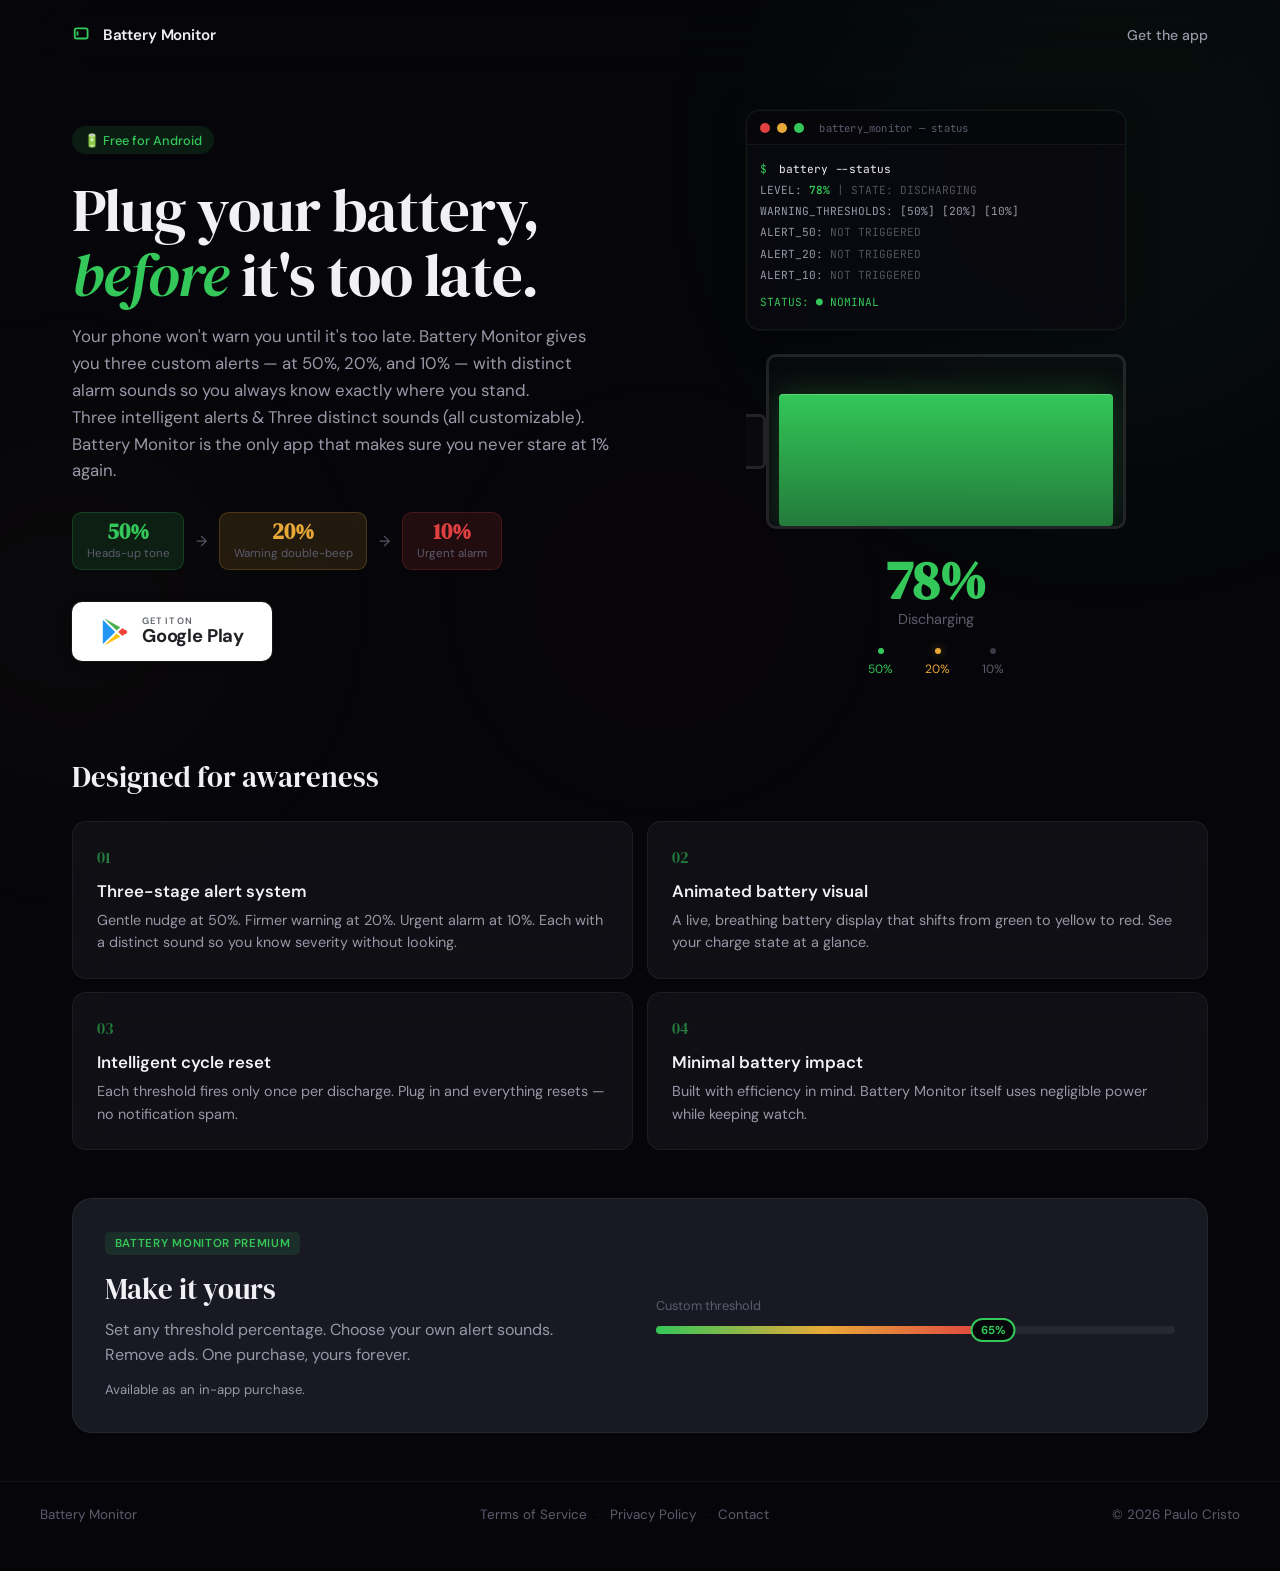
<file: index.html>
<!doctype html>
<html lang="en">
<head>
  <meta charset="UTF-8" />
  <meta name="viewport" content="width=device-width, initial-scale=1.0" />
  <title>Battery Monitor — Stay Charged. Stay Aware.</title>
  <meta name="description" content="Get custom battery alerts at 50%, 20%, and 10% before your phone dies. Battery Monitor warns you early with unique alarm sounds — free on Android." />
  <meta name="keywords" content="battery monitor, battery alert, low battery warning, battery level tracker, battery health, charge reminder" />
  <link rel="canonical" href="https://pcristo.dev/battery-monitor/" />
  <meta property="og:type" content="website" />
  <meta property="og:url" content="https://pcristo.dev/battery-monitor/" />
  <meta property="og:title" content="Battery Monitor — Stay Charged. Stay Aware." />
  <meta property="og:description" content="Get custom battery alerts at 50%, 20%, and 10% before your phone dies. Free on Android." />
  <meta name="twitter:card" content="summary" />
  <meta name="twitter:title" content="Battery Monitor — Stay Charged. Stay Aware." />
  <meta name="twitter:description" content="Get custom battery alerts at 50%, 20%, and 10% before your phone dies. Free on Android." />
  <link rel="preconnect" href="https://fonts.googleapis.com" />
  <link rel="preconnect" href="https://fonts.gstatic.com" crossorigin />
  <link href="https://fonts.googleapis.com/css2?family=DM+Sans:opsz,wght@9..40,300;9..40,400;9..40,500;9..40,600;9..40,700&family=DM+Serif+Display:ital@0;1&family=JetBrains+Mono:wght@400;500;600;700&display=swap" rel="stylesheet" />
  <link rel="stylesheet" href="styles.css" />
</head>
<body>
  <div class="bg-ambient" aria-hidden="true">
    <div class="glow glow-1"></div>
    <div class="glow glow-2"></div>
    <div class="glow glow-3"></div>
  </div>

  <header class="topbar">
    <a href="#" class="logo">
      <span class="logo-mark" aria-hidden="true">
        <svg width="22" height="22" viewBox="0 0 24 24" fill="none"><rect x="3" y="7" width="14" height="11" rx="2" stroke="currentColor" stroke-width="2"/><line x1="6" y1="11" x2="6" y2="14" stroke="currentColor" stroke-width="2" stroke-linecap="round"/></svg>
      </span>
      <span class="logo-text">Battery Monitor</span>
    </a>
    <a class="nav-link" href="#download">Get the app</a>
  </header>

  <main>
    <section class="hero">
      <div class="hero-text">
        <span class="badge">🔋 Free for Android</span>
        <h1>Plug your battery,<br><em>before</em> it's too late.</h1>
        <p class="subhead">
          Your phone won't warn you until it's too late. Battery Monitor gives you three custom alerts — at 50%, 20%, and 10% — with distinct alarm sounds so you always know exactly where you stand.
          <br/>Three intelligent alerts & Three distinct sounds (all customizable). <br/>Battery Monitor is the only app that makes sure you
          never stare at 1% again.
        </p>
        <div class="threshold-row">
          <div class="thresh thresh-safe">
            <span class="thresh-pct">50%</span>
            <span class="thresh-label">Heads-up tone</span>
          </div>
          <div class="thresh-sep" aria-hidden="true">→</div>
          <div class="thresh thresh-warn">
            <span class="thresh-pct">20%</span>
            <span class="thresh-label">Warning double-beep</span>
          </div>
          <div class="thresh-sep" aria-hidden="true">→</div>
          <div class="thresh thresh-critical">
            <span class="thresh-pct">10%</span>
            <span class="thresh-label">Urgent alarm</span>
          </div>
        </div>
        <div class="cta-row" id="download">
          <a class="btn btn-google-play" href="https://play.google.com/store/apps/details?id=com.pcdreams.batterymonitor" target="_blank" rel="noreferrer noopener">
            <svg class="gp-icon" width="30" height="30" viewBox="0 0 512 512" xmlns="http://www.w3.org/2000/svg"><path d="M48 59.49v393a4.33 4.33 0 0 0 7.37 3.07L260 256 55.37 56.42A4.33 4.33 0 0 0 48 59.49z" fill="#2196F3"/><path d="M345.8 174 89.22 32.64l-.16-.09c-4.42-2.4-8.62 3.58-5 7.06l201.13 192.32z" fill="#4CAF50"/><path d="M84.08 472.39c-3.64 3.48.56 9.46 5 7.06l.16-.09L345.8 338l-60.61-57.95z" fill="#FFC107"/><path d="M449.38 231l-71.65-39.46L310.36 256l67.37 64.43L449.38 281c19.49-10.77 19.49-39.23 0-50z" fill="#F44336"/></svg>
            <span class="gp-text">
              <span class="gp-get">GET IT ON</span>
              <span class="gp-store">Google Play</span>
            </span>
          </a>
        </div>
      </div>

      <div class="hero-visual">
        <!-- Terminal console -->
        <div class="hero-terminal" aria-hidden="true">
          <div class="term-header">
            <span class="term-dot term-dot-red"></span>
            <span class="term-dot term-dot-yellow"></span>
            <span class="term-dot term-dot-green"></span>
            <span class="term-title">battery_monitor — status</span>
          </div>
          <div class="term-body">
            <p><span class="term-prompt">$</span> battery --status</p>
            <p class="term-line">LEVEL: <span class="term-green">78%</span> <span class="term-dim">| STATE: DISCHARGING</span></p>
            <p class="term-line">WARNING_THRESHOLDS: [50%] [20%] [10%]</p>
            <p class="term-line">ALERT_50: <span class="term-dim">NOT TRIGGERED</span></p>
            <p class="term-line">ALERT_20: <span class="term-dim">NOT TRIGGERED</span></p>
            <p class="term-line">ALERT_10: <span class="term-dim">NOT TRIGGERED</span></p>
            <p class="term-status">STATUS: <span class="term-blink">● NOMINAL</span></p>
          </div>
        </div>

        <!-- Battery graphic -->
        <div class="battery-preview" aria-hidden="true">
          <div class="battery-shell">
            <div class="battery-cap"></div>
            <div class="battery-body">
              <div class="battery-fill"></div>
              <div class="battery-pulse-ring"></div>
            </div>
          </div>
          <div class="battery-label">
            <span class="battery-pct">78%</span>
            <span class="battery-state">Discharging</span>
          </div>
          <div class="battery-indicators">
            <span class="ind ind-done"><span></span>50%</span>
            <span class="ind ind-active"><span></span>20%</span>
            <span class="ind ind-pending"><span></span>10%</span>
          </div>
        </div>
      </div>
    </section>

    <section class="features">
      <h2 class="section-title">Designed for awareness</h2>
      <div class="features-grid">
        <article class="feature">
          <div class="feature-num">01</div>
          <h3>Three-stage alert system</h3>
          <p>Gentle nudge at 50%. Firmer warning at 20%. Urgent alarm at 10%. Each with a distinct sound so you know severity without looking.</p>
        </article>
        <article class="feature">
          <div class="feature-num">02</div>
          <h3>Animated battery visual</h3>
          <p>A live, breathing battery display that shifts from green to yellow to red. See your charge state at a glance.</p>
        </article>
        <article class="feature">
          <div class="feature-num">03</div>
          <h3>Intelligent cycle reset</h3>
          <p>Each threshold fires only once per discharge. Plug in and everything resets — no notification spam.</p>
        </article>
        <article class="feature">
          <div class="feature-num">04</div>
          <h3>Minimal battery impact</h3>
          <p>Built with efficiency in mind. Battery Monitor itself uses negligible power while keeping watch.</p>
        </article>
      </div>
    </section>

    <section class="premium">
      <div class="premium-wrap">
        <div class="premium-text">
          <span class="premium-chip">Battery Monitor Premium</span>
          <h2>Make it yours</h2>
          <p>Set any threshold percentage. Choose your own alert sounds. Remove ads. One purchase, yours forever.</p>
          <p class="premium-note">Available as an in-app purchase.</p>
        </div>
        <div class="premium-visual" aria-hidden="true">
          <div class="slider-visual">
            <span class="slider-label">Custom threshold</span>
            <div class="slider-track">
              <div class="slider-fill" style="width:65%"></div>
              <div class="slider-thumb" style="left:65%">65%</div>
            </div>
          </div>
        </div>
      </div>
    </section>
  </main>

  <footer class="footer">
    <div class="footer-content">
      <p class="footer-brand">Battery Monitor</p>
      <nav>
        <a href="./terms.html">Terms of Service</a>
        <span class="foot-dot">·</span>
        <a href="./privacy.html">Privacy Policy</a>
        <span class="foot-dot">·</span>
        <a href="mailto:paulocristo@me.com">Contact</a>
      </nav>
      <p class="footer-copy">© 2026 Paulo Cristo</p>
    </div>
  </footer>
</body>
</html>
</file>
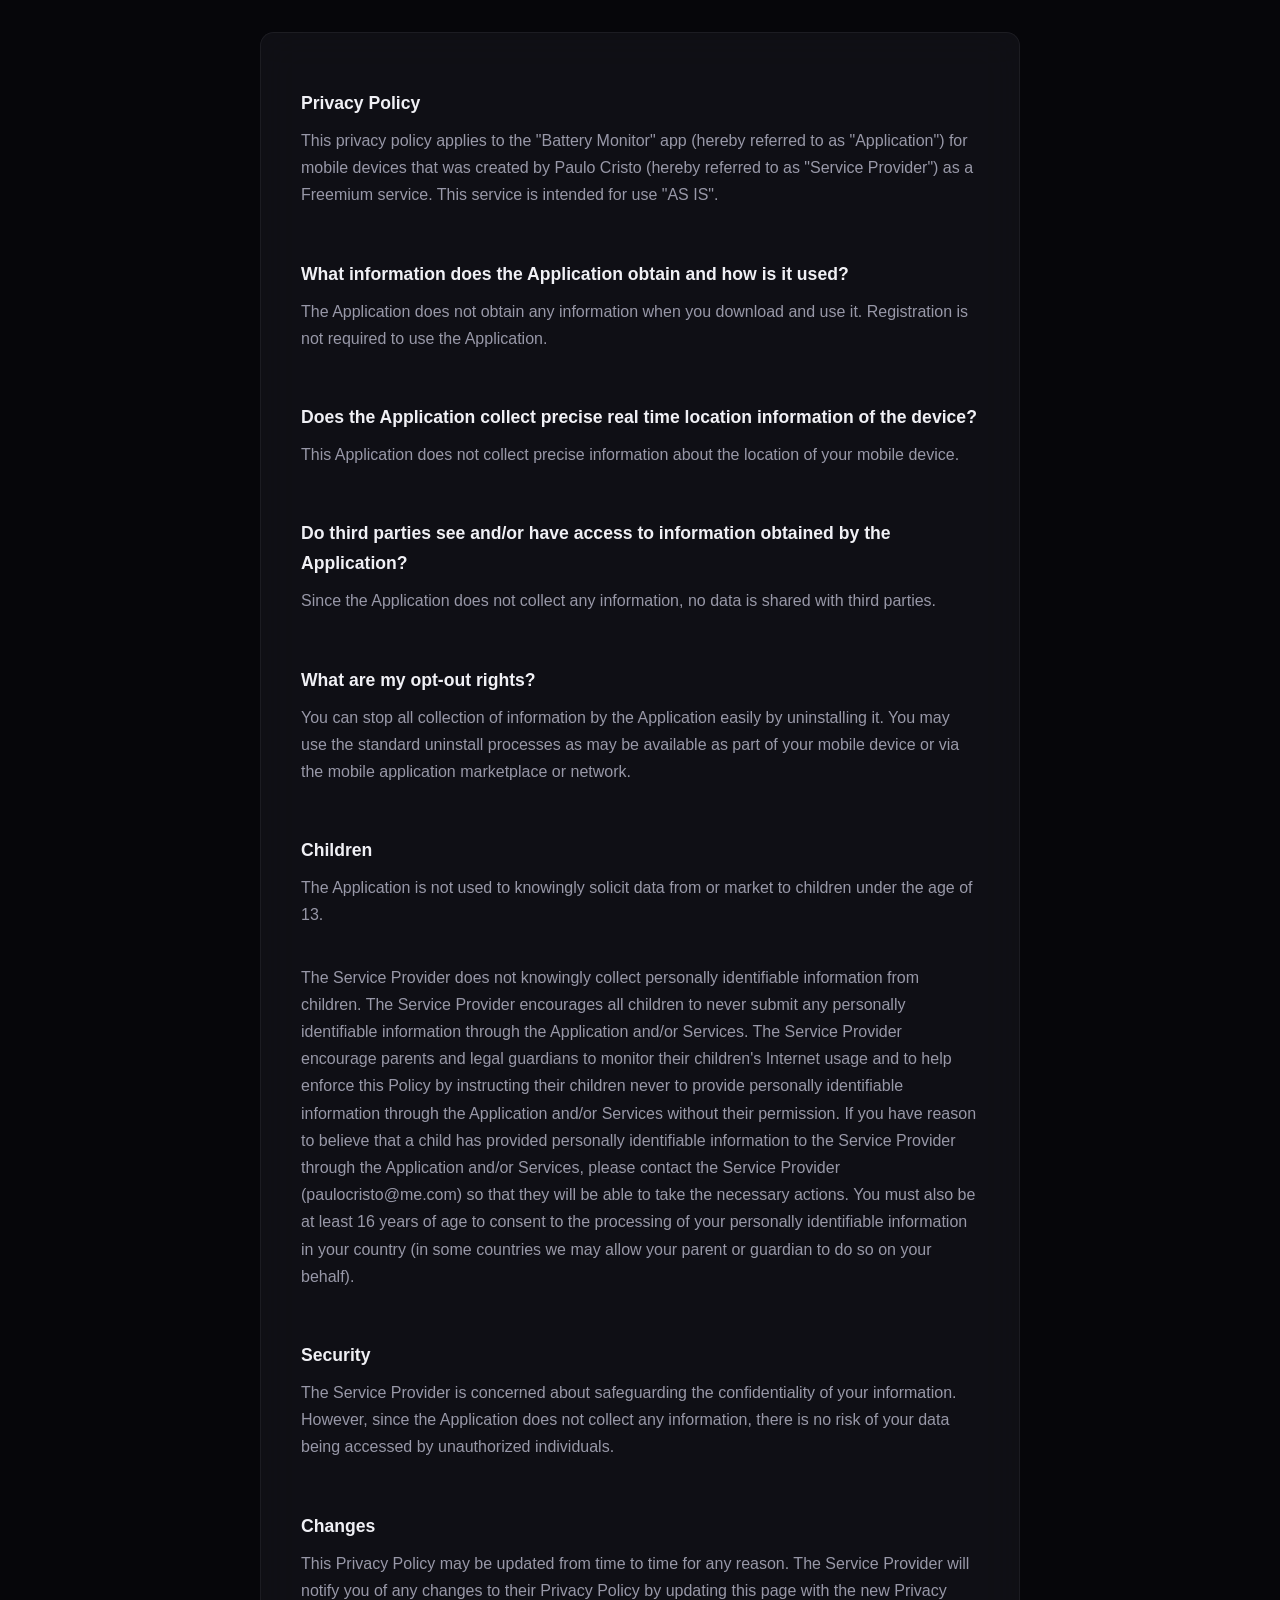
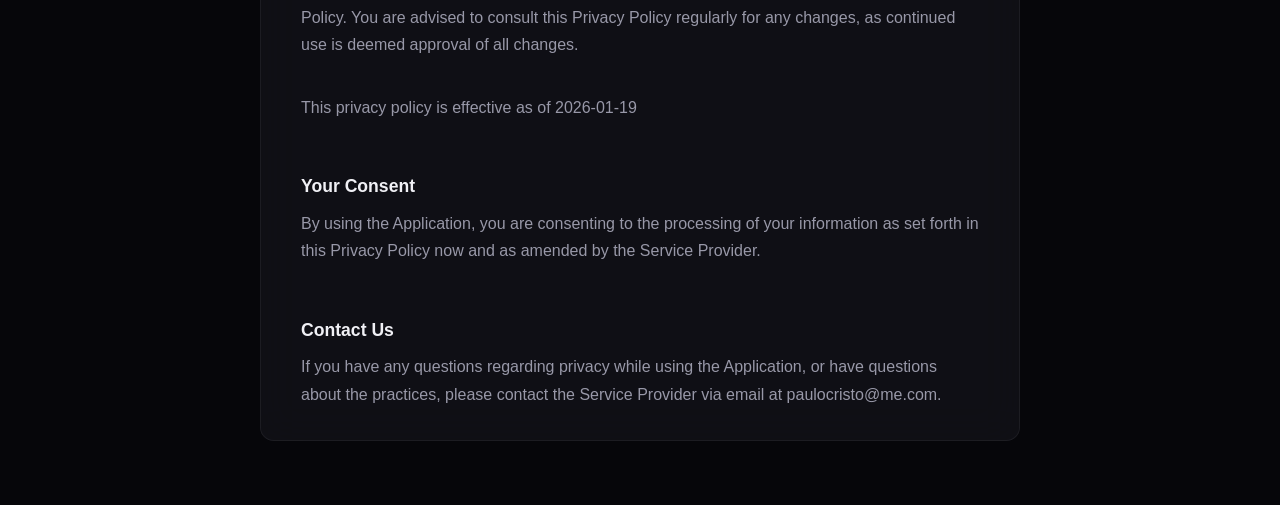
<file: privacy.html>
<!DOCTYPE html>
<html lang="en" class="no-js">
<head>
    <meta charset="utf-8">
    <meta http-equiv="X-UA-Compatible" content="IE=edge">
    <meta name="viewport" content="width=device-width, initial-scale=1">
    <title>Privacy Policy | Battery Monitor</title>
    <meta name="description" content="Read the privacy policy for Battery Monitor, the app that helps you track battery levels and receive custom threshold alerts on iPhone and Android." />
    <meta name="robots" content="noindex, follow" />
    <link rel="canonical" href="https://pcristo.dev/battery-monitor/privacy.html" />
    <link href="https://fonts.googleapis.com/css?family=Heebo:400,500,700|Playfair+Display:700" rel="stylesheet">
    <link rel="stylesheet" href="styles-legal.css">
</head>
<body class="is-boxed has-animations">
    <div class="body-wrap boxed-container">
      <main>
        <strong>Privacy Policy</strong><p>This privacy policy applies to the "Battery Monitor" app (hereby referred to as "Application") for mobile devices that was created by Paulo Cristo (hereby referred to as "Service Provider") as a Freemium service. This service is intended for use "AS IS".</p><br><strong>What information does the Application obtain and how is it used?</strong><p>The Application does not obtain any information when you download and use it. Registration is not required to use the Application.</p><br><strong>Does the Application collect precise real time location information of the device?</strong><p>This Application does not collect precise information about the location of your mobile device.</p><br><strong>Do third parties see and/or have access to information obtained by the Application?</strong><p>Since the Application does not collect any information, no data is shared with third parties.</p><br><strong>What are my opt-out rights?</strong><p>You can stop all collection of information by the Application easily by uninstalling it. You may use the standard uninstall processes as may be available as part of your mobile device or via the mobile application marketplace or network.</p><br><strong>Children</strong><p>The Application is not used to knowingly solicit data from or market to children under the age of 13.</p><br><p>The Service Provider does not knowingly collect personally identifiable information from children. The Service Provider encourages all children to never submit any personally identifiable information through the Application and/or Services. The Service Provider encourage parents and legal guardians to monitor their children's Internet usage and to help enforce this Policy by instructing their children never to provide personally identifiable information through the Application and/or Services without their permission. If you have reason to believe that a child has provided personally identifiable information to the Service Provider through the Application and/or Services, please contact the Service Provider (paulocristo@me.com) so that they will be able to take the necessary actions. You must also be at least 16 years of age to consent to the processing of your personally identifiable information in your country (in some countries we may allow your parent or guardian to do so on your behalf).</p><br><strong>Security</strong><p>The Service Provider is concerned about safeguarding the confidentiality of your information. However, since the Application does not collect any information, there is no risk of your data being accessed by unauthorized individuals.</p><br><strong>Changes</strong><p>This Privacy Policy may be updated from time to time for any reason. The Service Provider will notify you of any changes to their Privacy Policy by updating this page with the new Privacy Policy. You are advised to consult this Privacy Policy regularly for any changes, as continued use is deemed approval of all changes.</p><br><p>This privacy policy is effective as of 2026-01-19</p><br><strong>Your Consent</strong><p>By using the Application, you are consenting to the processing of your information as set forth in this Privacy Policy now and as amended by the Service Provider.</p><br><strong>Contact Us</strong><p>If you have any questions regarding privacy while using the Application, or have questions about the practices, please contact the Service Provider via email at paulocristo@me.com.</p>
      </main>
    </div>
</body>
</html>
</file>
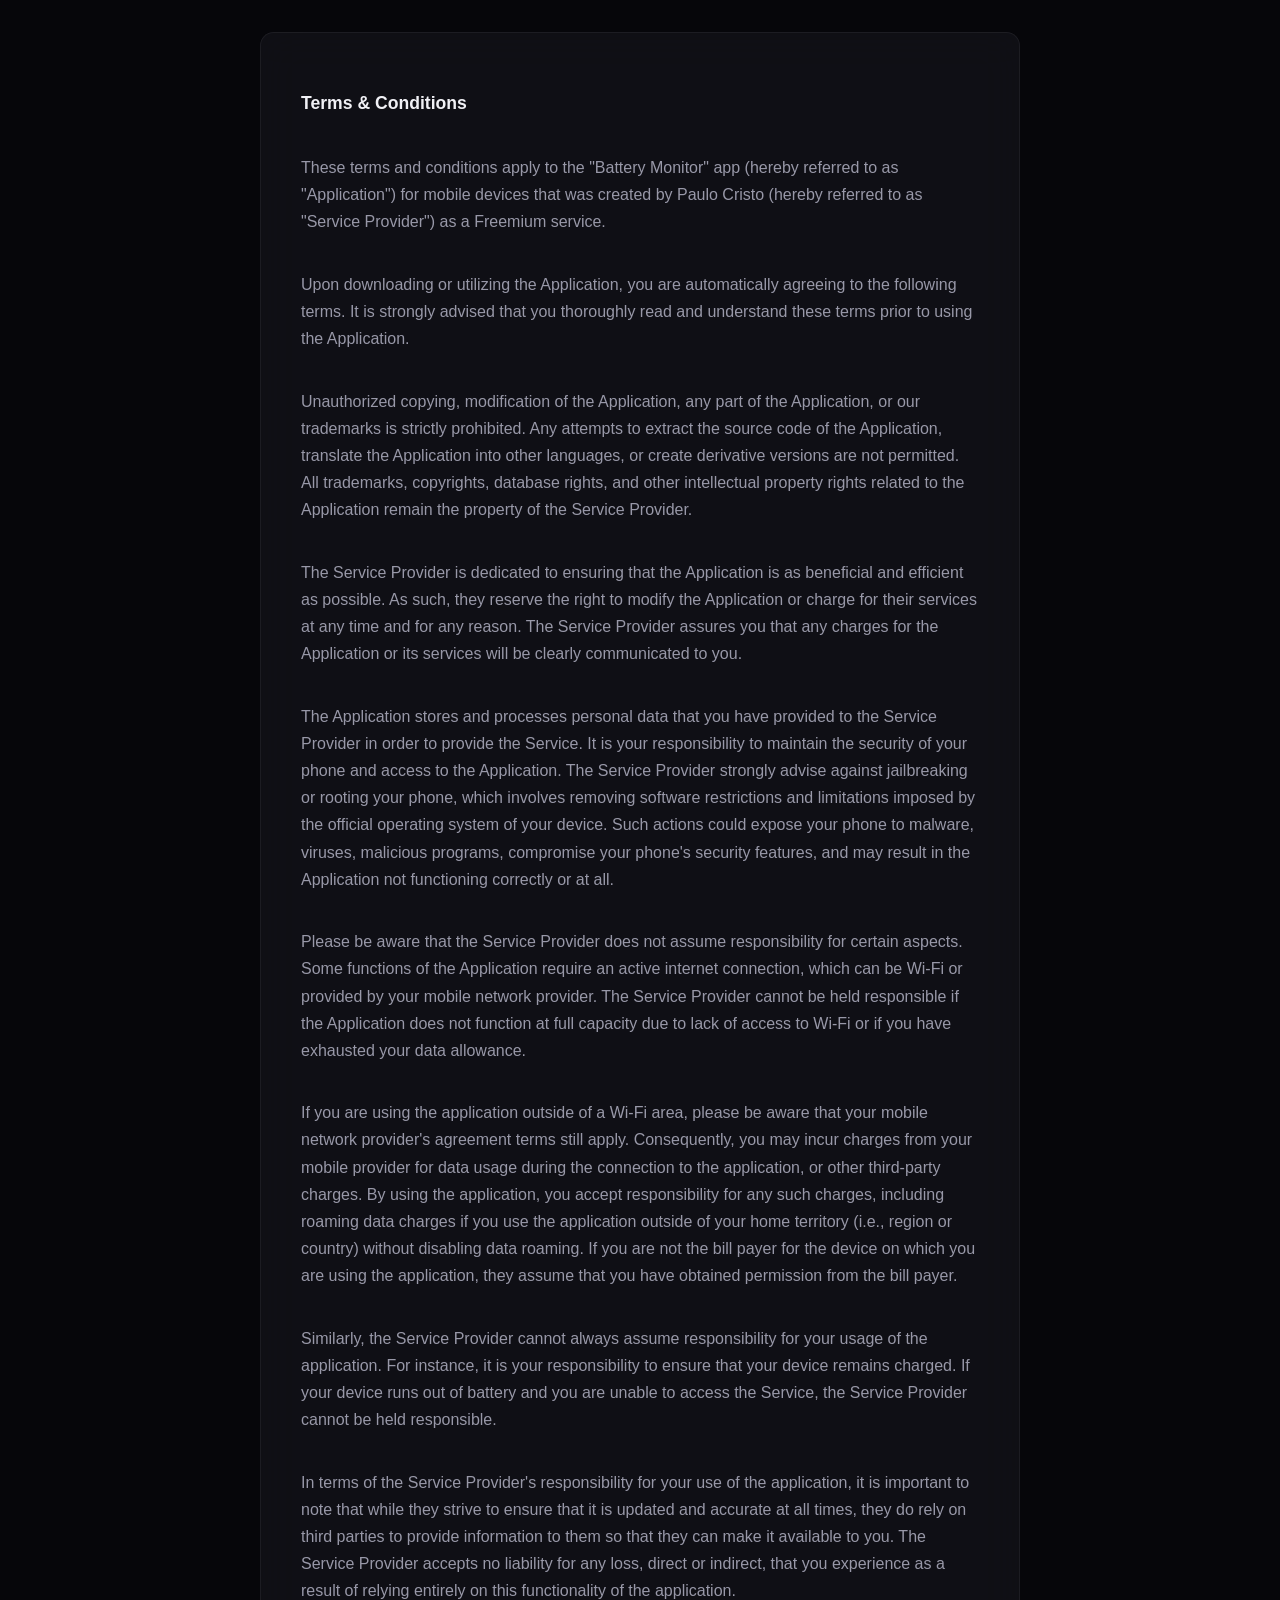
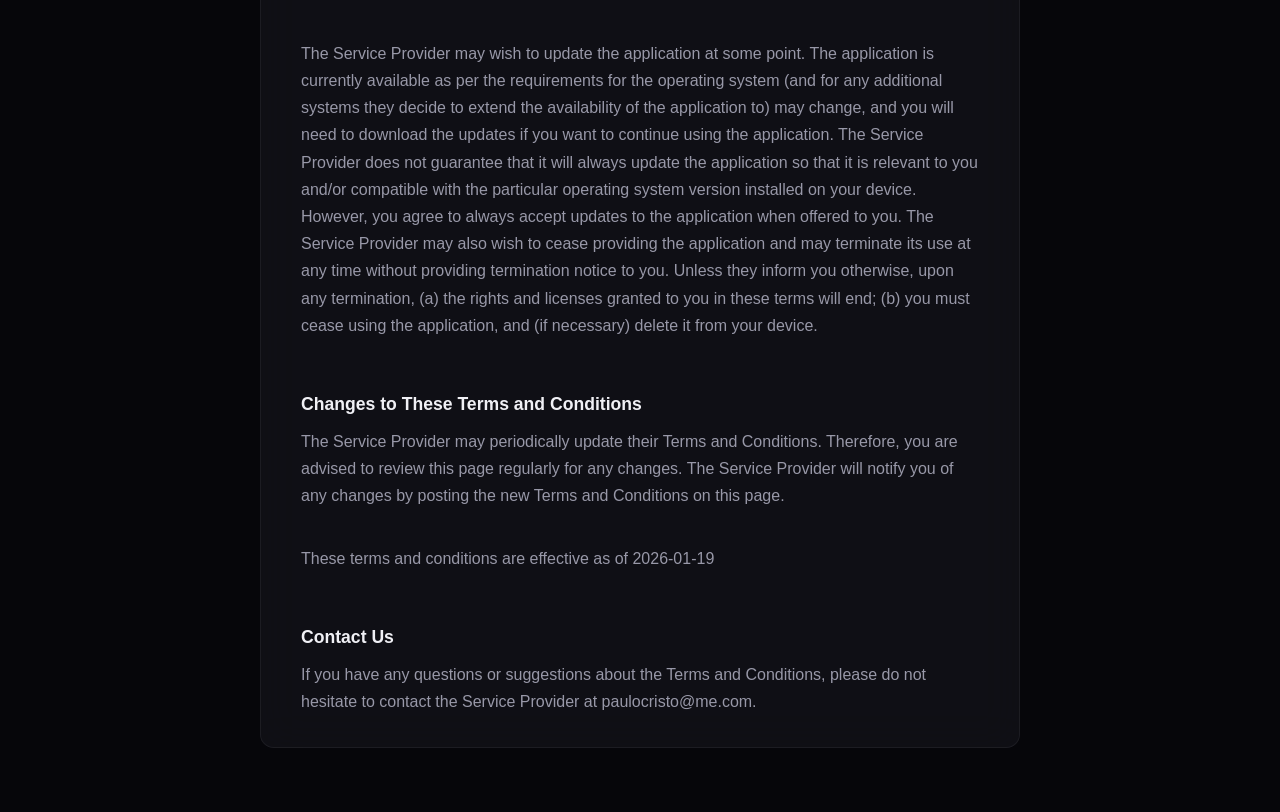
<file: terms.html>
<!DOCTYPE html>
<html lang="en" class="no-js">
<head>
    <meta charset="utf-8">
    <meta http-equiv="X-UA-Compatible" content="IE=edge">
    <meta name="viewport" content="width=device-width, initial-scale=1">
    <title>Terms of Service | Battery Monitor</title>
    <meta name="description" content="Review the terms of service for Battery Monitor, your app for tracking battery levels and receiving custom threshold alerts on iPhone and Android." />
    <meta name="robots" content="noindex, follow" />
    <link rel="canonical" href="https://pcristo.dev/battery-monitor/terms.html" />
    <link href="https://fonts.googleapis.com/css?family=Heebo:400,500,700|Playfair+Display:700" rel="stylesheet">
    <link rel="stylesheet" href="styles-legal.css">
</head>
<body class="is-boxed has-animations">
    <div class="body-wrap boxed-container">
      <main>
    <strong>Terms &amp; Conditions</strong><br><p>These terms and conditions apply to the "Battery Monitor" app (hereby referred to as "Application") for mobile devices that was created by Paulo Cristo (hereby referred to as "Service Provider") as a Freemium service.</p><br><p>Upon downloading or utilizing the Application, you are automatically agreeing to the following terms. It is strongly advised that you thoroughly read and understand these terms prior to using the Application.</p><br><p>Unauthorized copying, modification of the Application, any part of the Application, or our trademarks is strictly prohibited. Any attempts to extract the source code of the Application, translate the Application into other languages, or create derivative versions are not permitted. All trademarks, copyrights, database rights, and other intellectual property rights related to the Application remain the property of the Service Provider.</p><br><p>The Service Provider is dedicated to ensuring that the Application is as beneficial and efficient as possible. As such, they reserve the right to modify the Application or charge for their services at any time and for any reason. The Service Provider assures you that any charges for the Application or its services will be clearly communicated to you.</p><br><p>The Application stores and processes personal data that you have provided to the Service Provider in order to provide the Service. It is your responsibility to maintain the security of your phone and access to the Application. The Service Provider strongly advise against jailbreaking or rooting your phone, which involves removing software restrictions and limitations imposed by the official operating system of your device. Such actions could expose your phone to malware, viruses, malicious programs, compromise your phone's security features, and may result in the Application not functioning correctly or at all.</p><br><p>Please be aware that the Service Provider does not assume responsibility for certain aspects. Some functions of the Application require an active internet connection, which can be Wi-Fi or provided by your mobile network provider. The Service Provider cannot be held responsible if the Application does not function at full capacity due to lack of access to Wi-Fi or if you have exhausted your data allowance.</p><br><p>If you are using the application outside of a Wi-Fi area, please be aware that your mobile network provider's agreement terms still apply. Consequently, you may incur charges from your mobile provider for data usage during the connection to the application, or other third-party charges. By using the application, you accept responsibility for any such charges, including roaming data charges if you use the application outside of your home territory (i.e., region or country) without disabling data roaming. If you are not the bill payer for the device on which you are using the application, they assume that you have obtained permission from the bill payer.</p><br><p>Similarly, the Service Provider cannot always assume responsibility for your usage of the application. For instance, it is your responsibility to ensure that your device remains charged. If your device runs out of battery and you are unable to access the Service, the Service Provider cannot be held responsible.</p><br><p>In terms of the Service Provider's responsibility for your use of the application, it is important to note that while they strive to ensure that it is updated and accurate at all times, they do rely on third parties to provide information to them so that they can make it available to you. The Service Provider accepts no liability for any loss, direct or indirect, that you experience as a result of relying entirely on this functionality of the application.</p><br><p>The Service Provider may wish to update the application at some point. The application is currently available as per the requirements for the operating system (and for any additional systems they decide to extend the availability of the application to) may change, and you will need to download the updates if you want to continue using the application. The Service Provider does not guarantee that it will always update the application so that it is relevant to you and/or compatible with the particular operating system version installed on your device. However, you agree to always accept updates to the application when offered to you. The Service Provider may also wish to cease providing the application and may terminate its use at any time without providing termination notice to you. Unless they inform you otherwise, upon any termination, (a) the rights and licenses granted to you in these terms will end; (b) you must cease using the application, and (if necessary) delete it from your device.</p><br><strong>Changes to These Terms and Conditions</strong><p>The Service Provider may periodically update their Terms and Conditions. Therefore, you are advised to review this page regularly for any changes. The Service Provider will notify you of any changes by posting the new Terms and Conditions on this page.</p><br><p>These terms and conditions are effective as of 2026-01-19</p><br><strong>Contact Us</strong><p>If you have any questions or suggestions about the Terms and Conditions, please do not hesitate to contact the Service Provider at paulocristo@me.com.</p>
    </main>
    </div>
</body>
</html>
</file>
<file: styles.css>
:root {
  --bg: #06060a;
  --surface: rgba(18, 18, 24, 0.8);
  --surface-solid: #121218;
  --surface-raised: rgba(28, 28, 38, 0.9);
  --border: rgba(255,255,255,0.06);
  --border-strong: rgba(255,255,255,0.1);
  --text: #f0f0f5;
  --text-secondary: #9898a8;
  --text-tertiary: #5c5c6e;
  --green: #34c759;
  --green-dim: rgba(52,199,89,0.12);
  --green-glow: rgba(52,199,89,0.25);
  --yellow: #e8a838;
  --yellow-dim: rgba(232,168,56,0.12);
  --red: #e04040;
  --red-dim: rgba(224,64,64,0.12);
  --font-display: "DM Serif Display", Georgia, serif;
  --font-body: "DM Sans", -apple-system, BlinkMacSystemFont, sans-serif;
  --radius-sm: 0.6rem;
  --radius: 0.85rem;
  --radius-lg: 1.25rem;
}

*, *::before, *::after { box-sizing: border-box; margin: 0; padding: 0; }
html { scroll-behavior: smooth; }

body {
  font-family: var(--font-body);
  color: var(--text);
  background: var(--bg);
  min-height: 100vh;
  overflow-x: hidden;
  -webkit-font-smoothing: antialiased;
}

/* Ambient glow background */
.bg-ambient { position: fixed; inset: 0; pointer-events: none; z-index: 0; overflow: hidden; }
.glow {
  position: absolute;
  border-radius: 50%;
  filter: blur(120px);
  opacity: 0.18;
}
.glow-1 { width: 600px; height: 600px; background: rgba(52,199,89,0.25); top: -15%; right: -10%; }
.glow-2 { width: 400px; height: 400px; background: rgba(232,168,56,0.15); bottom: 10%; left: -10%; }
.glow-3 { width: 300px; height: 300px; background: rgba(224,64,64,0.12); top: 50%; left: 40%; }

/* === TOPBAR === */
.topbar {
  position: relative; z-index: 2;
  display: flex; justify-content: space-between; align-items: center;
  max-width: 1200px; margin: 0 auto;
  padding: 1.35rem 2rem;
  backdrop-filter: blur(20px);
  -webkit-backdrop-filter: blur(20px);
}
.logo {
  display: flex; align-items: center; gap: 0.55rem;
  text-decoration: none; color: var(--text);
}
.logo-mark { color: var(--green); }
.logo-text { font-weight: 600; font-size: 0.95rem; letter-spacing: -0.01em; }
.nav-link {
  color: var(--text-secondary);
  text-decoration: none;
  font-size: 0.88rem;
  font-weight: 500;
  transition: color 0.2s;
}
.nav-link:hover { color: var(--text); }

/* === HERO === */
.hero {
  position: relative; z-index: 1;
  display: grid; grid-template-columns: 1fr 1fr;
  gap: 3rem; align-items: center;
  max-width: 1200px; margin: 0 auto;
  padding: 2.5rem 2rem 3rem;
}

.badge {
  display: inline-flex; align-items: center; gap: 0.35rem;
  font-size: 0.8rem; font-weight: 500;
  color: var(--green);
  background: var(--green-dim);
  padding: 0.35rem 0.75rem;
  border-radius: 999px;
  margin-bottom: 1.5rem;
}
h1 {
  font-family: var(--font-display);
  font-size: clamp(2.2rem, 5vw, 3.8rem);
  line-height: 1.06;
  font-weight: 400;
  letter-spacing: -0.015em;
  margin-bottom: 1rem;
}
h1 em { font-style: italic; color: var(--green); }
.subhead {
  color: var(--text-secondary);
  font-size: 1.05rem;
  line-height: 1.6;
  max-width: 46ch;
  margin-bottom: 1.75rem;
}

/* Threshold row */
.threshold-row {
  display: flex; align-items: center; gap: 0.75rem;
  margin-bottom: 2rem;
  flex-wrap: wrap;
}
.thresh {
  padding: 0.5rem 0.85rem;
  border-radius: var(--radius-sm);
  text-align: center;
  min-width: 90px;
}
.thresh-pct {
  display: block;
  font-family: var(--font-display);
  font-size: 1.4rem;
  line-height: 1;
  font-weight: 700;
}
.thresh-label { font-size: 0.72rem; color: var(--text-tertiary); display: block; margin-top: 0.15rem; }
.thresh-safe { background: var(--green-dim); border: 1px solid rgba(52,199,89,0.2); }
.thresh-safe .thresh-pct { color: var(--green); }
.thresh-warn { background: var(--yellow-dim); border: 1px solid rgba(232,168,56,0.2); }
.thresh-warn .thresh-pct { color: var(--yellow); }
.thresh-critical { background: var(--red-dim); border: 1px solid rgba(224,64,64,0.2); }
.thresh-critical .thresh-pct { color: var(--red); }
.thresh-sep { color: var(--text-tertiary); font-size: 0.9rem; }

.cta-row { display: flex; flex-wrap: wrap; gap: 0.75rem; }
.btn {
  display: inline-flex; align-items: center; gap: 0.5rem;
  padding: 0.8rem 1.3rem;
  border-radius: var(--radius-sm);
  font-size: 0.9rem;
  font-weight: 600;
  text-decoration: none;
  transition: all 0.2s ease;
  font-family: var(--font-body);
}
.btn-dark {
  background: #fff; color: #000;
  box-shadow: 0 0 24px rgba(255,255,255,0.08);
}
.btn-dark:hover { transform: translateY(-1px); box-shadow: 0 0 32px rgba(255,255,255,0.14); }
.btn-outline {
  background: transparent; color: var(--text);
  border: 1px solid var(--border-strong);
}
.btn-outline:hover { background: rgba(255,255,255,0.04); border-color: rgba(255,255,255,0.18); }

/* Google Play Store button */
.btn-google-play {
  display: inline-flex;
  align-items: center;
  gap: 0.75rem;
  padding: 0.85rem 1.75rem;
  background: #fff;
  color: #202124;
  border: none;
  border-radius: 10px;
  font-family: var(--font-body);
  text-decoration: none;
  transition: all 0.25s ease;
  box-shadow: 0 2px 12px rgba(0,0,0,0.3), 0 0 0 1px rgba(255,255,255,0.08);
}
.btn-google-play:hover {
  transform: translateY(-2px);
  box-shadow: 0 6px 24px rgba(0,0,0,0.4), 0 0 0 1px rgba(255,255,255,0.15), 0 0 40px rgba(66,133,244,0.2);
}
.btn-google-play:active {
  transform: translateY(0);
  box-shadow: 0 1px 6px rgba(0,0,0,0.3);
}
.gp-icon {
  flex-shrink: 0;
  transition: transform 0.25s ease;
}
.btn-google-play:hover .gp-icon {
  transform: scale(1.08);
}
.gp-text {
  display: flex;
  flex-direction: column;
  align-items: flex-start;
  line-height: 1.15;
}
.gp-get {
  font-size: 0.58rem;
  font-weight: 600;
  letter-spacing: 0.1em;
  color: #5f6368;
}
.gp-store {
  font-size: 1.15rem;
  font-weight: 700;
  letter-spacing: -0.01em;
  color: #202124;
}

/* === HERO VISUAL (terminal + battery stacked) === */
.hero-visual {
  display: flex;
  flex-direction: column;
  align-items: center;
  gap: 1.5rem;
}

/* === TERMINAL CONSOLE === */
.hero-terminal {
  width: 100%;
  max-width: 380px;
  background: rgba(10, 10, 16, 0.85);
  border: 1px solid var(--border);
  border-radius: var(--radius);
  overflow: hidden;
  backdrop-filter: blur(20px);
  -webkit-backdrop-filter: blur(20px);
  box-shadow: 0 8px 32px rgba(0,0,0,0.4), 0 0 0 1px rgba(52,199,89,0.06);
}
.term-header {
  display: flex;
  align-items: center;
  gap: 0.45rem;
  padding: 0.6rem 0.8rem;
  background: rgba(0,0,0,0.3);
  border-bottom: 1px solid var(--border);
}
.term-dot {
  width: 10px; height: 10px;
  border-radius: 50%;
}
.term-dot-red { background: #e04040; }
.term-dot-yellow { background: #e8a838; }
.term-dot-green { background: #34c759; }
.term-title {
  margin-left: 0.5rem;
  font-family: "JetBrains Mono", "SF Mono", "Fira Code", monospace;
  font-size: 0.66rem;
  color: var(--text-tertiary);
  letter-spacing: 0.02em;
}
.term-body {
  padding: 0.9rem 0.8rem;
  font-family: "JetBrains Mono", "SF Mono", "Fira Code", monospace;
  font-size: 0.7rem;
  line-height: 1.75;
}
.term-body p { margin-bottom: 0.1rem; }
.term-prompt { color: var(--green); margin-right: 0.35rem; }
.term-line { color: var(--text-secondary); }
.term-green { color: var(--green); font-weight: 600; }
.term-dim { color: #52525b; }
.term-status {
  margin-top: 0.5rem;
  color: var(--green);
}
.term-blink { animation: termBlink 2s step-end infinite; }
@keyframes termBlink { 50% { opacity: 0.3; } }
.battery-preview {
  width: 100%;
  max-width: 380px;
  text-align: center;
  position: relative;
}
.battery-shell {
  display: flex; align-items: center;
  position: relative;
}
.battery-body {
  flex: 1;
  height: 175px;
  border: 3px solid var(--border-strong);
  border-radius: 10px;
  position: relative;
  overflow: hidden;
  background: rgba(255,255,255,0.02);
}
.battery-cap {
  width: 20px; height: 55px;
  border: 3px solid var(--border-strong);
  border-left: none;
  border-radius: 0 6px 6px 0;
  background: rgba(255,255,255,0.02);
}
.battery-fill {
  position: absolute;
  bottom: 0; left: 10px; right: 10px;
  height: 78%;
  background: linear-gradient(180deg, var(--green) 0%, rgba(52,199,89,0.6) 100%);
  border-radius: 4px;
  animation: fillPulse 3s ease-in-out infinite;
  box-shadow: 0 0 30px var(--green-glow), inset 0 1px 0 rgba(255,255,255,0.2);
}
@keyframes fillPulse {
  0%, 100% { box-shadow: 0 0 20px var(--green-glow), inset 0 1px 0 rgba(255,255,255,0.2); }
  50% { box-shadow: 0 0 40px var(--green-glow), inset 0 1px 0 rgba(255,255,255,0.3); }
}
.battery-pulse-ring {
  position: absolute;
  inset: -8px;
  border-radius: 14px;
  border: 1.5px solid rgba(52,199,89,0.3);
  animation: ringPulse 3s ease-in-out infinite;
}
@keyframes ringPulse {
  0%, 100% { opacity: 0.4; transform: scale(1); }
  50% { opacity: 0.15; transform: scale(1.04); }
}
.battery-label {
  margin-top: 1.5rem;
}
.battery-pct {
  font-family: var(--font-display);
  font-size: 3.4rem;
  font-weight: 700;
  color: var(--green);
  line-height: 1;
}
.battery-state {
  display: block;
  font-size: 0.9rem;
  color: var(--text-tertiary);
  margin-top: 0.2rem;
}
.battery-indicators {
  display: flex; justify-content: center; gap: 2rem;
  margin-top: 1.25rem;
}
.ind {
  display: flex; flex-direction: column; align-items: center; gap: 0.4rem;
  font-size: 0.75rem; color: var(--text-tertiary);
}
.ind span {
  width: 6px; height: 6px; border-radius: 50%;
}
.ind-done span { background: var(--green); }
.ind-done { color: var(--green); }
.ind-active span { background: var(--yellow); box-shadow: 0 0 8px rgba(232,168,56,0.5); animation: blink 2s step-end infinite; }
.ind-active { color: var(--yellow); }
.ind-pending span { background: #3a3a45; }

@keyframes blink { 50% { opacity: 0.3; } }

/* === FEATURES === */
.features {
  position: relative; z-index: 1;
  max-width: 1200px; margin: 0 auto;
  padding: 2rem 2rem 3rem;
}
.section-title {
  font-family: var(--font-display);
  font-size: 1.8rem;
  font-weight: 400;
  margin-bottom: 1.5rem;
}
.features-grid {
  display: grid; grid-template-columns: repeat(2, 1fr);
  gap: 0.85rem;
}
.feature {
  background: var(--surface);
  border: 1px solid var(--border);
  border-radius: var(--radius);
  padding: 1.5rem;
  backdrop-filter: blur(20px);
  -webkit-backdrop-filter: blur(20px);
  transition: border-color 0.2s, transform 0.2s;
}
.feature:hover { border-color: var(--border-strong); transform: translateY(-2px); }
.feature-num {
  font-family: var(--font-display);
  font-size: 1rem;
  color: var(--green);
  margin-bottom: 0.75rem;
  opacity: 0.6;
}
.feature h3 {
  font-size: 1.05rem;
  font-weight: 600;
  margin-bottom: 0.45rem;
}
.feature p {
  color: var(--text-secondary);
  font-size: 0.9rem;
  line-height: 1.55;
}

/* === PREMIUM === */
.premium {
  position: relative; z-index: 1;
  max-width: 1200px; margin: 0 auto;
  padding: 0 2rem 3rem;
}
.premium-wrap {
  display: grid; grid-template-columns: 1fr 1fr;
  gap: 2rem; align-items: center;
  background: var(--surface-raised);
  border: 1px solid var(--border);
  border-radius: var(--radius-lg);
  padding: 2rem;
  backdrop-filter: blur(20px);
  -webkit-backdrop-filter: blur(20px);
}
.premium-chip {
  display: inline-block;
  font-size: 0.72rem;
  font-weight: 600;
  letter-spacing: 0.06em;
  text-transform: uppercase;
  color: var(--green);
  background: var(--green-dim);
  padding: 0.25rem 0.6rem;
  border-radius: 0.3rem;
  margin-bottom: 0.85rem;
}
.premium-text h2 {
  font-family: var(--font-display);
  font-size: 1.8rem;
  font-weight: 400;
  margin-bottom: 0.6rem;
}
.premium-text p {
  color: var(--text-secondary);
  line-height: 1.55;
  max-width: 42ch;
}
.premium-note { font-size: 0.82rem; color: var(--text-tertiary); margin-top: 0.75rem; }

/* Slider visual */
.slider-visual { padding: 1rem 0; }
.slider-label { font-size: 0.8rem; color: var(--text-tertiary); margin-bottom: 0.75rem; display: block; }
.slider-track {
  height: 8px;
  background: rgba(255,255,255,0.06);
  border-radius: 999px;
  position: relative;
}
.slider-fill {
  height: 100%;
  background: linear-gradient(90deg, var(--green), var(--yellow), var(--red));
  border-radius: 999px;
  animation: sliderMove 4s ease-in-out infinite;
}
@keyframes sliderMove {
  0%, 100% { width: 65%; }
  50% { width: 30%; }
}
.slider-thumb {
  position: absolute; top: 50%; transform: translate(-50%, -50%);
  background: var(--bg);
  border: 2px solid var(--green);
  color: var(--green);
  font-size: 0.72rem;
  font-weight: 700;
  padding: 0.15rem 0.5rem;
  border-radius: 999px;
  white-space: nowrap;
  animation: thumbMove 4s ease-in-out infinite;
}
@keyframes thumbMove {
  0%, 100% { left: 65%; border-color: var(--green); color: var(--green); }
  50% { left: 30%; border-color: var(--yellow); color: var(--yellow); }
}

/* === FOOTER === */
.footer {
  position: relative; z-index: 1;
  border-top: 1px solid var(--border);
  padding: 1.5rem 2rem 3rem;
}
.footer-content {
  max-width: 1200px; margin: 0 auto;
  display: flex; justify-content: space-between; align-items: center;
  flex-wrap: wrap; gap: 0.75rem;
  color: var(--text-tertiary);
  font-size: 0.84rem;
}
.footer nav { display: flex; align-items: center; gap: 0.6rem; }
.footer a { color: var(--text-tertiary); text-decoration: none; transition: color 0.2s; }
.footer a:hover { color: var(--text); }
.foot-dot { color: rgba(255,255,255,0.1); }

/* === RESPONSIVE === */
@media (max-width: 920px) {
  .hero { grid-template-columns: 1fr; gap: 2rem; padding: 1rem 1.25rem 1.5rem; }
  .features-grid { grid-template-columns: 1fr; }
  .premium-wrap { grid-template-columns: 1fr; }
  .features { padding: 0 1.25rem 1.5rem; }
  .premium { padding: 0 1.25rem 2rem; }
  .footer-content { flex-direction: column; text-align: center; }
  .topbar { padding: 1rem 1.25rem; }
  .hero-visual { order: -1; }
  .hero-terminal { max-width: 320px; }
  .battery-preview { max-width: 320px; }
  .battery-body { height: 140px; }
  .battery-cap { height: 44px; width: 16px; }
  .battery-pct { font-size: 2.6rem; }
}
</file>
<file: styles-legal.css>
/* Legal pages — matches v2 premium dark theme */
* { box-sizing: border-box; }
body {
  margin: 0;
  font-family: "DM Sans", -apple-system, BlinkMacSystemFont, "Segoe UI", sans-serif;
  color: #f0f0f5;
  background: #06060a;
  line-height: 1.7;
  -webkit-font-smoothing: antialiased;
}
.boxed-container {
  width: min(760px, 92vw);
  margin: 2rem auto 4rem;
  background: rgba(18, 18, 24, 0.8);
  backdrop-filter: blur(20px);
  -webkit-backdrop-filter: blur(20px);
  border: 1px solid rgba(255,255,255,0.06);
  border-radius: 0.85rem;
  padding: 2rem 2.5rem;
}
strong {
  display: block;
  margin-top: 1.5rem;
  font-size: 1.1rem;
  color: #f0f0f5;
}
p { margin: 0.5rem 0 0; color: #9898a8; }
hr { margin: 2rem 0 1rem; border: none; border-top: 1px solid rgba(255,255,255,0.06); }
a { color: #34c759; text-decoration: none; }
a:hover { color: #4cd964; }
@media (max-width: 600px) { .boxed-container { padding: 1.25rem; } }
</file>
